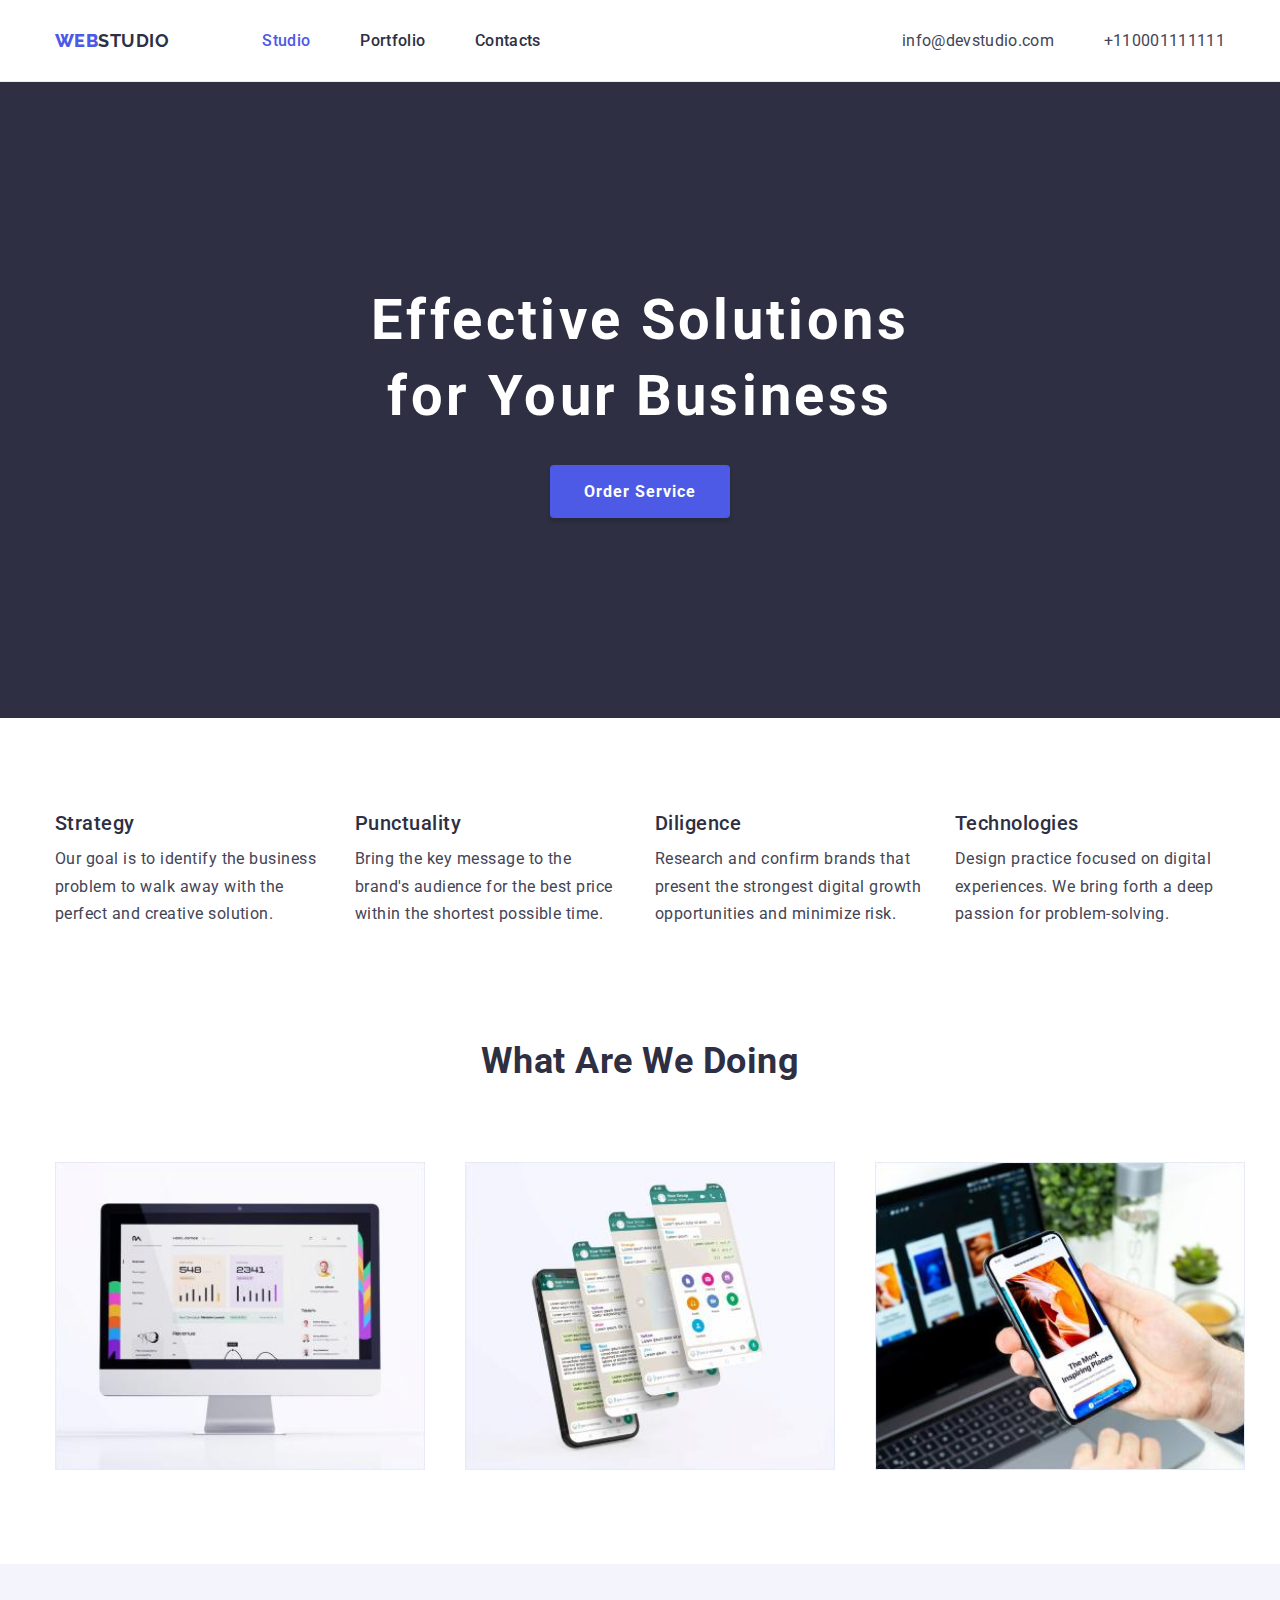
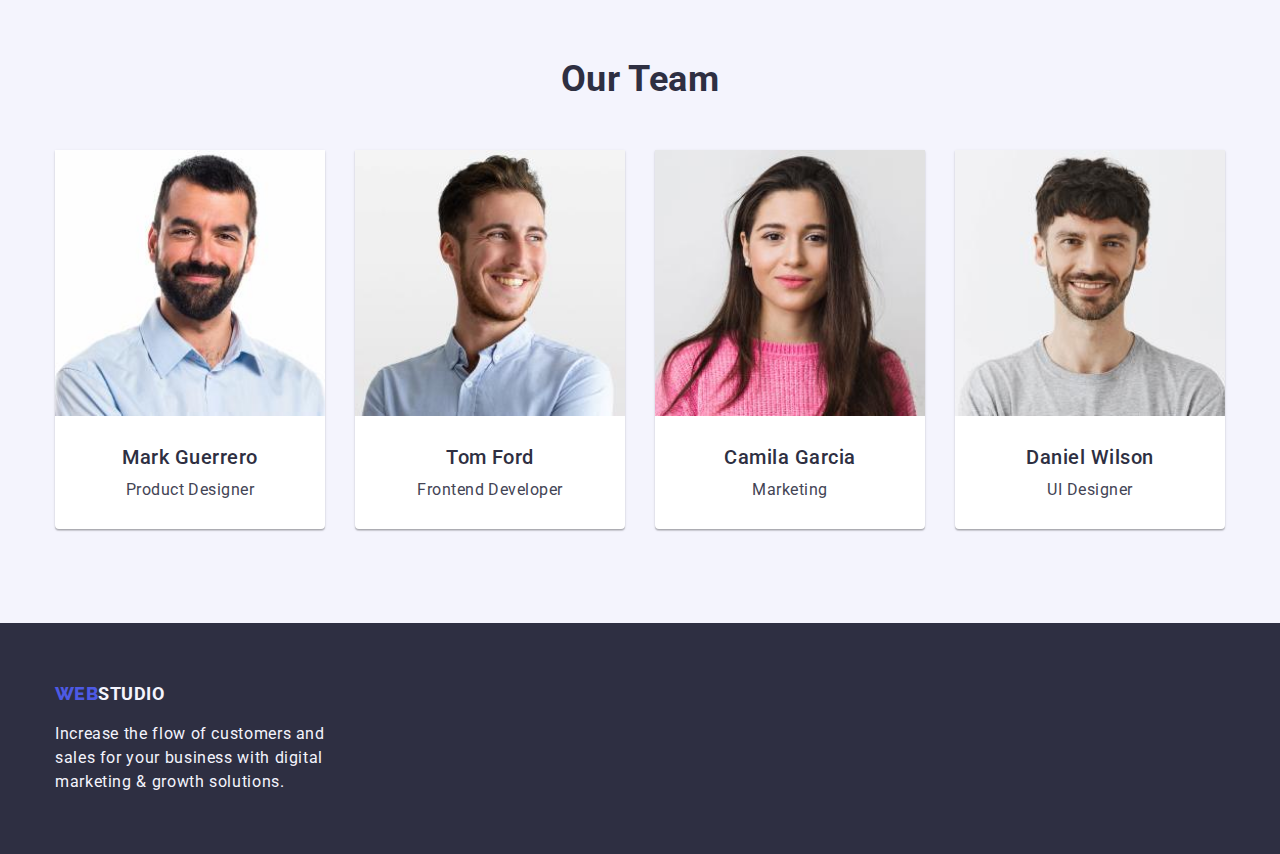
<file: index.html>
<!DOCTYPE html>
<html lang="en">
  <head>
    <meta charset="UTF-8" />
    <meta name="viewport" content="width=device-width, initial-scale=1.0" />
    <link
      rel="stylesheet"
      href="https://cdnjs.cloudflare.com/ajax/libs/modern-normalize/1.0.0/modern-normalize.min.css"
    />
    <link rel="preconnect" href="https://fonts.googleapis.com" />
    <link rel="preconnect" href="https://fonts.gstatic.com" crossorigin />
    <link rel="stylesheet" href="./css/styles.css" />
    <link
      href="https://fonts.googleapis.com/css2?family=Raleway:wght@800&family=Roboto:wght@400;500;700;900&display=swap"
      rel="stylesheet"
    />
    <title>Studio</title>
  </head>
  <body>
    <header class="page-header">
      <div class="container menu">
        <nav class="navigation">
          <a
            class="logo-link"
            href="./index.html"
            rel="noreferrer noopener"
            title="logo-link"
          >
            <span class="logo">WEB</span><span class="studio">STUDIO</span>
          </a>
          <ul class="nav-menu list">
            <li class="item">
              <a
                class="page current link"
                href="./index.html"
                target="_self"
                rel="noreferrer noopener"
                title="portfolio"
                >Studio</a
              >
            </li>
            <li class="item">
              <a
                class="page link"
                href="./portfolio.html"
                target="_self"
                rel="noreferrer noopener"
                title="portfolio"
                >Portfolio</a
              >
            </li>
            <li class="item">
              <a class="page link" href="./index.html">Contacts</a>
            </li>
          </ul>
        </nav>

        <ul class="contacts-menu list">
          <li class="item">
            <a class="contact link" href="mailto:info@devstudio.com"
              >info@devstudio.com</a
            >
          </li>
          <li class="item">
            <a class="contact link" href="tel:+110001111111">+110001111111</a>
          </li>
        </ul>
      </div>
    </header>

    <main>
      <!--section 1-->
      <section class="hero bg-hero">
        <div class="container">
          <h1 class="hero-title">
            Effective Solutions
            <br />
            for Your Business
          </h1>
          <button type="button" class="button primary">Order Service</button>
        </div>
      </section>

      <!--section 2-->
      <section class="section">
        <div class="container">
          <ul class="benefits list">
            <li class="item">
              <h3 class="title">Strategy</h3>
              <p class="description">
                Our goal is to identify the business<br />problem to walk away
                with the<br />perfect and creative solution.
              </p>
            </li>
            <li class="item">
              <h3 class="title">Punctuality</h3>
              <p class="description">
                Bring the key message to the<br />brand's audience for the best
                price<br />within the shortest possible time.
              </p>
            </li>
            <li class="item">
              <h3 class="title">Diligence</h3>
              <p class="description">
                Research and confirm brands that<br />present the strongest
                digital growth<br />opportunities and minimize risk.
              </p>
            </li>
            <li class="item">
              <h3 class="title">Technologies</h3>
              <p class="description">
                Design practice focused on digital<br />experiences. We bring
                forth a deep<br />passion for problem-solving.
              </p>
            </li>
          </ul>
        </div>
      </section>
      <br />

      <!--Seection 3-->
      <section class="section no-top-padding">
        <div class="container">
          <h2 class="section-title">What Are We Doing</h2>
          <ul class="what-we-do list">
            <li class="item">
              <img
                src="./images/what-we-do-1.jpg"
                alt="computer"
                width="370"
                height="294"
                class="image"
              />
            </li>
            <li class="item">
              <img
                src="./images/what-we-do-2.jpg"
                alt="mobile"
                width="370"
                height="294"
                class="image"
              />
            </li>
            <li class="item">
              <img
                src="./images/what-we-do-3.jpg"
                alt="computer-mobile"
                width="370"
                height="294"
                class="image"
              />
            </li>
          </ul>
        </div>
      </section>

      <!--Seection 4-->
      <section class="section bg-team">
        <div class="container">
          <h2 class="section-title">Our Team</h2>
          <ul class="team list">
            <li class="item">
              <img
                src="./images/our-team-1.jpg"
                alt="mark-guerrero"
                width="270"
                height="260"
                class="image"
              />
              <h3 class="name">Mark Guerrero</h3>
              <p class="position">Product Designer</p>
            </li>
            <li class="item">
              <img
                src="./images/our-team-2.jpg"
                alt="tom-ford"
                width="270"
                height="260"
                class="image"
              />
              <h3 class="name">Tom Ford</h3>
              <p class="position">Frontend Developer</p>
            </li>
            <li class="item">
              <img
                src="./images/our-team-3.jpg"
                alt="camila-garcia"
                width="270"
                height="260"
                class="image"
              />
              <h3 class="name">Camila Garcia</h3>
              <p class="position">Marketing</p>
            </li>
            <li class="item">
              <img
                src="./images/our-team-4.jpg"
                alt="daniel-wilson"
                width="270"
                height="260"
                class="image"
              />
              <h3 class="name">Daniel Wilson</h3>
              <p class="position">UI Designer</p>
            </li>
          </ul>
        </div>
      </section>
    </main>

    <footer class="page-footer bg-footer">
      <div class="container">
        <a
          class="logo-link footer"
          href="./index.html"
          rel="noreferrer noopener"
          title="logo-link"
        >
          <span class="logo">WEB</span><span class="studio-2">STUDIO</span>
        </a>
        <p class="footer-description">
          Increase the flow of customers and<br />sales for your business with
          digital<br />marketing & growth solutions.
        </p>
      </div>
    </footer>
  </body>
</html>
</file>
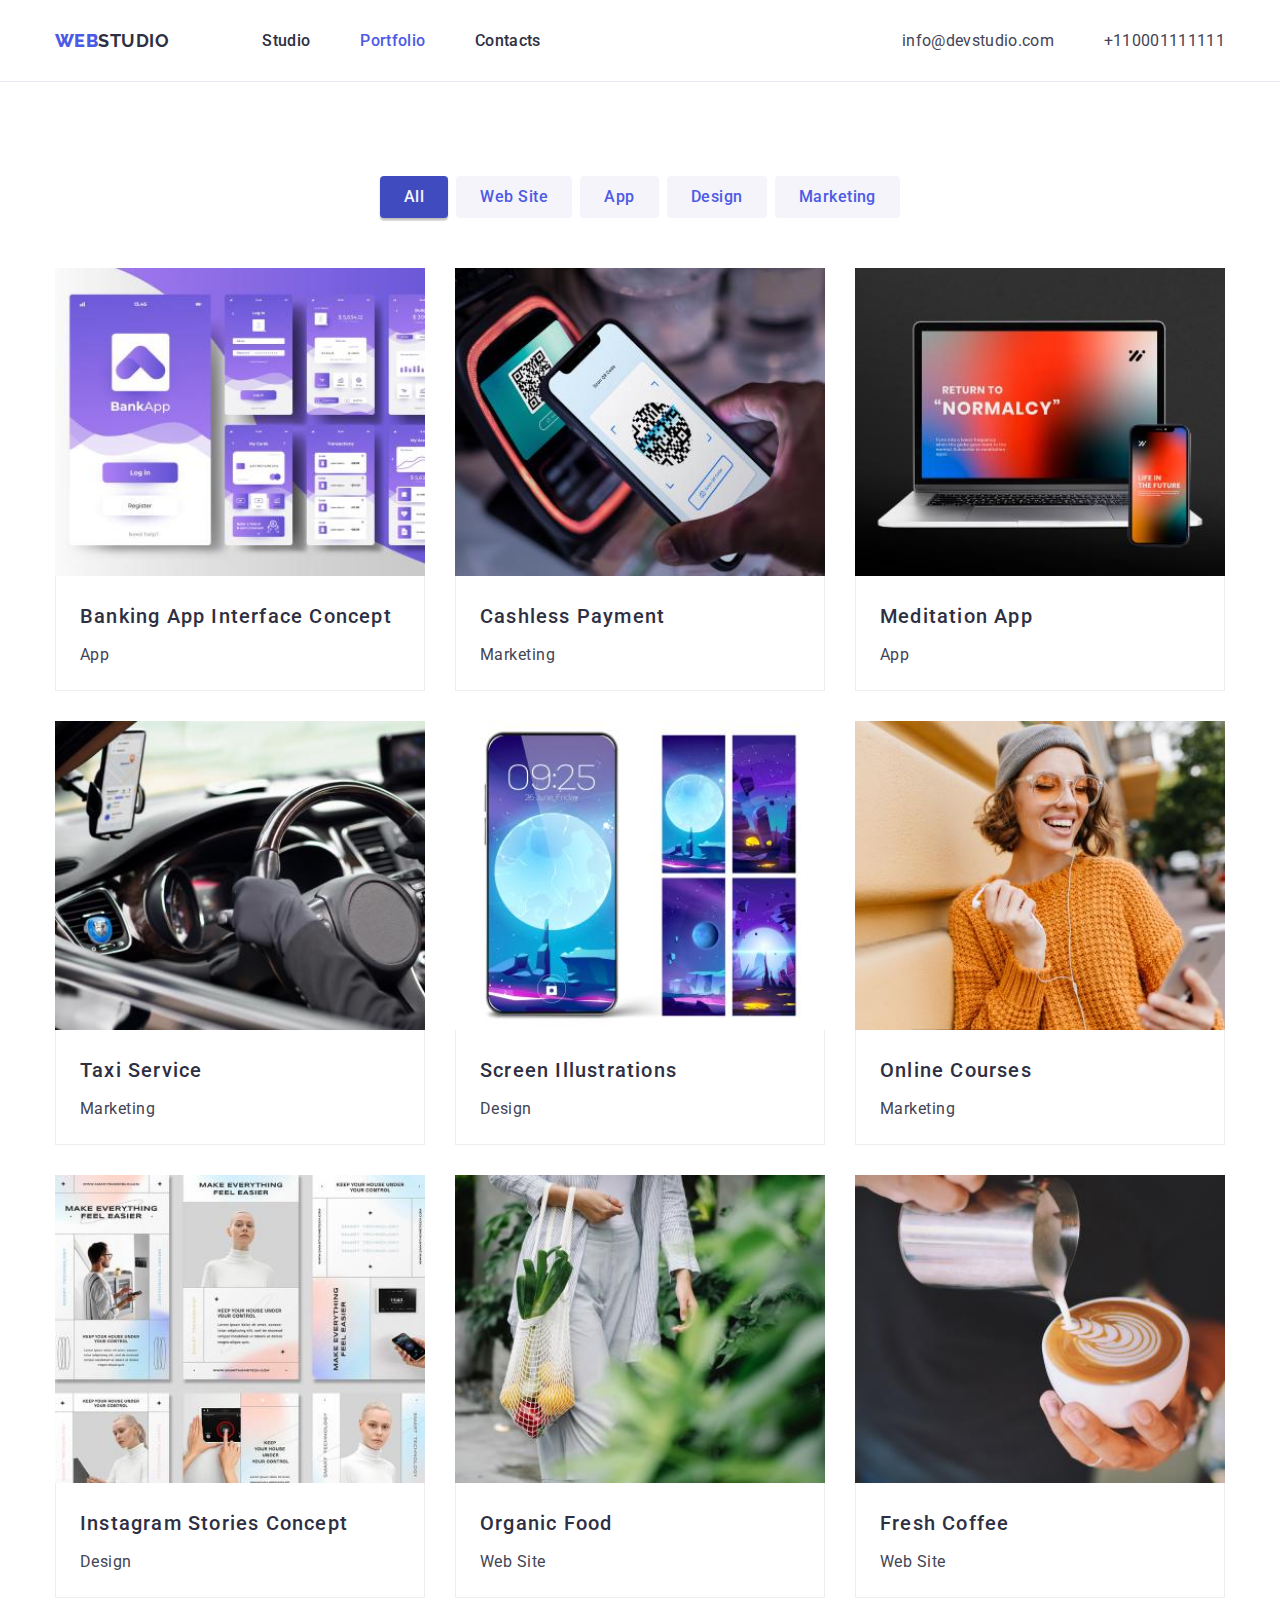
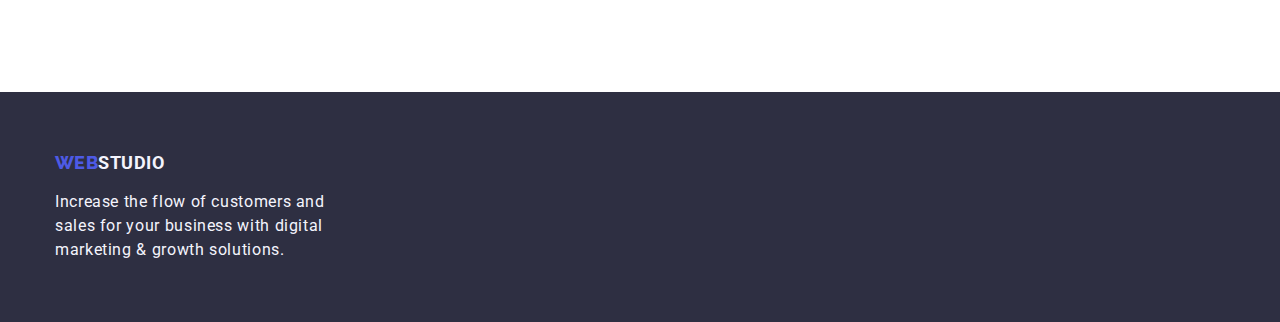
<file: portfolio.html>
<!DOCTYPE html>
<html lang="en">
  <head>
    <meta charset="UTF-8" />
    <meta name="viewport" content="width=device-width, initial-scale=1.0" />
    <link
      rel="stylesheet"
      href="https://cdnjs.cloudflare.com/ajax/libs/modern-normalize/1.0.0/modern-normalize.min.css"
    />
    <link rel="preconnect" href="https://fonts.googleapis.com" />
    <link rel="preconnect" href="https://fonts.gstatic.com" crossorigin />
    <link rel="stylesheet" href="./css/styles.css" />
    <link
      href="https://fonts.googleapis.com/css2?family=Raleway:wght@800&family=Roboto:wght@400;500;700;900&display=swap"
      rel="stylesheet"
    />
    <title>Portfolio</title>
  </head>
  <body>
    <header class="page-header">
      <div class="container menu">
        <nav class="navigation">
          <a
            class="logo-link"
            href="./index.html"
            rel="noreferrer noopener"
            title="logo-link"
          >
            <span class="logo">WEB</span><span class="studio">STUDIO</span>
          </a>
          <ul class="nav-menu list">
            <li class="item">
              <a
                class="page link"
                href="./index.html"
                target="_self"
                rel="noreferrer noopener"
                title="portfolio"
                >Studio</a
              >
            </li>
            <li class="item">
              <a
                class="page current link"
                href="./portfolio.html"
                target="_self"
                rel="noreferrer noopener"
                title="portfolio"
                >Portfolio</a
              >
            </li>
            <li class="item">
              <a class="page link" href="./index.html">Contacts</a>
            </li>
          </ul>
        </nav>

        <ul class="contacts-menu list">
          <li class="item">
            <a class="contact link" href="mailto:info@devstudio.com"
              >info@devstudio.com</a
            >
          </li>
          <li class="item">
            <a class="contact link" href="tel:+110001111111">+110001111111</a>
          </li>
        </ul>
      </div>
    </header>

    <!-- main -->
    <main>
      <!-- section 1 filter -->
      <section class="section">
        <div class="container">
          <ul class="filters list">
            <li class="space">
              <button type="button" class="button filter current">All</button>
            </li>
            <li class="space">
              <button type="button" class="button filter">Web Site</button>
            </li>
            <li class="space">
              <button type="button" class="button filter">App</button>
            </li>
            <li class="space">
              <button type="button" class="button filter">Design</button>
            </li>
            <li class="space">
              <button type="button" class="button filter">Marketing</button>
            </li>
          </ul>

          <!-- 2nd part - options -->
          <ul class="projects list">
            <li class="project-card">
              <a href="#" class="project link">
                <img
                  src="./images/row-1-project-1.jpg"
                  alt="banking-app"
                  width="370"
                  height="294"
                  class="image"
                />
                <div class="substrate">
                  <h2 class="name">Banking App Interface Concept</h2>
                  <p class="type">App</p>
                </div>
              </a>
            </li>
            <li class="project-card">
              <a href="#" class="project link">
                <img
                  src="./images/row-1-project-2.jpg"
                  alt="cashless-payment"
                  width="370"
                  height="294"
                  class="image"
                />
                <div class="substrate">
                  <h2 class="name">Cashless Payment</h2>
                  <p class="type">Marketing</p>
                </div>
              </a>
            </li>
            <li class="project-card">
              <a href="#" class="project link">
                <img
                  src="./images/row-1-project-3.jpg"
                  alt="meditation-app"
                  width="370"
                  height="294"
                  class="image"
                />
                <div class="substrate">
                  <h2 class="name">Meditation App</h2>
                  <p class="type">App</p>
                </div>
              </a>
            </li>

            <li class="project-card">
              <a href="#" class="project link">
                <img
                  src="./images/row-2-project-1.jpg"
                  alt="taxi-service"
                  width="370"
                  height="294"
                  class="image"
                />
                <div class="substrate">
                  <h2 class="name">Taxi Service</h2>
                  <p class="type">Marketing</p>
                </div>
              </a>
            </li>
            <li class="project-card">
              <a href="#" class="project link">
                <img
                  src="./images/row-2-project-2.jpg"
                  alt="screen-illustrations"
                  width="370"
                  height="294"
                  class="image"
                />
                <div class="substrate">
                  <h2 class="name">Screen Illustrations</h2>
                  <p class="type">Design</p>
                </div>
              </a>
            </li>
            <li class="project-card">
              <a href="#" class="project link">
                <img
                  src="./images/row-2-project-3.jpg"
                  alt="online-courses"
                  width="370"
                  height="294"
                  class="image"
                />
                <div class="substrate">
                  <h2 class="name">Online Courses</h2>
                  <p class="type">Marketing</p>
                </div>
              </a>
            </li>

            <li class="project-card">
              <a href="#" class="project link">
                <img
                  src="./images/row-3-project-1.jpg"
                  alt="instagram-stories-concept"
                  width="370"
                  height="294"
                  class="image"
                />
                <div class="substrate">
                  <h2 class="name">Instagram Stories Concept</h2>
                  <p class="type">Design</p>
                </div>
              </a>
            </li>
            <li class="project-card">
              <a href="#" class="project link">
                <img
                  src="./images/row-3-project-2.jpg"
                  alt="organic-food"
                  width="370"
                  height="294"
                  class="image"
                />
                <div class="substrate">
                  <h2 class="name">Organic Food</h2>
                  <p class="type">Web Site</p>
                </div>
              </a>
            </li>
            <li class="project-card">
              <a href="#" class="project link">
                <img
                  src="./images/row-3-project-3.jpg"
                  alt="fresh-coffee"
                  width="370"
                  height="294"
                  class="image"
                />
                <div class="substrate">
                  <h2 class="name">Fresh Coffee</h2>
                  <p class="type">Web Site</p>
                </div>
              </a>
            </li>
          </ul>
        </div>
      </section>
    </main>

    <footer class="page-footer bg-footer">
      <div class="container">
        <a
          class="logo-link footer"
          href="./index.html"
          rel="noreferrer noopener"
          title="logo-link"
        >
          <span class="logo">WEB</span><span class="studio-2">STUDIO</span>
        </a>
        <p class="footer-description">
          Increase the flow of customers and<br />sales for your business with
          digital<br />marketing & growth solutions.
        </p>
      </div>
    </footer>
  </body>
</html>
</file>
<file: css/styles.css>
:root {
  --iris: #4d5ae5;
  --navyblue: #2e2f42;
  --ocean: #404bbf;
  --slate: #434455;
  --cloud: #f4f4fd;
  --cornflower: #e7e9fc;
}

p,
h1,
h2,
h3,
h4,
h5,
h6 {
  margin: 0;
}

html {
  box-sizing: border-box;
}

*,
*::before,
*::after {
  box-sizing: inherit;
}

img {
  display: block;
  max-width: 100%;
  height: auto;
}

.link {
  text-decoration: none;
  color: inherit;
}

.page-header {
  border-bottom: 1px solid var(--cornflower, #e7e9fc);
}

/* 
.container.menu {
  display: flex;
  align-items: center;
} */

.logo-link {
  font-size: 0;
  text-decoration: none;
}

.logo-link.footer {
  margin-bottom: 20px;
}

.logo-link > span {
  font-size: 18px;
}

.logo,
.studio {
  display: inline-block;

  color: var(--iris);
  font-family: "Raleway", sans-serif;
  font-weight: 800;
  line-height: 1.2;
}

.studio,
.studio-2 {
  color: var(--navyblue);
  font-weight: 700;
}

.list {
  list-style-type: none;
  padding: 0;
  margin: 0;
}

.nav-menu {
  margin-left: 93px;
}

/* .nav-menu.list {
  margin: 24px;

  display: inline-flex;
  align-items: center;
  width: 261px;
  height: 24px;
  gap: 40px;
} */

.nav-menu .page,
.contacts-menu .contact {
  display: block;
  padding-top: 32px;
  padding-bottom: 31px;

  color: var(--navyblue);
  text-decoration: none;
  font-weight: 500;
  font-size: 16px;
  line-height: 1.14;
  letter-spacing: 0.02em;
}

.contacts-menu .contact {
  color: var(--slate);
  font-weight: 400;
}

.nav-menu .page:hover,
.nav-menu .page:focus,
.nav-menu .page.current,
.contacts-menu .contact:hover,
.contacts-menu .contact:focus {
  color: var(--iris);
}

/* .contacts-menu.list {
  display: flex;
  justify-content: flex-end;
  align-items: center;
  align-content: flex-end;
  gap: 40px;
  margin-left: auto;
} */
/* 
.contact.link {
  color: var(--slate);
  text-decoration: none;
  font-weight: 500;
  font-size: 14px;
  line-height: 1.14;
  letter-spacing: 0.02em;
  text-decoration: none;
} */

body {
  color: var(--slate);
  font-family: "Roboto", sans-serif;
  font-size: 16px;
  letter-spacing: 0.03em;
}

.section {
  padding-top: 94px;
  padding-bottom: 94px;
}

.container {
  width: 1200px;
  padding: 0 15px;
  margin: 0 auto;
}

.menu,
.navigation,
.nav-menu,
.contacts-menu {
  display: flex;
  align-items: center;
}

.contacts-menu {
  margin-left: auto;
}

.nav-menu .item:not(:last-child),
.contacts-menu .item:not(:last-child) {
  margin-right: 50px;
}

.hero {
  padding-top: 200px;
  padding-bottom: 200px;
  text-align: center;
}

.bg-hero {
  background-color: var(--navyblue);
}

/* .hero .container {
  display: flex;
  flex-direction: column;
  justify-content: center;
  align-items: center;
  width: 1440px;
  height: 600px;
  flex-shrink: 0;
  padding: 0;

  background: var(--navyblue);
} */

.hero-title {
  margin-bottom: 30px;

  color: white;
  font-size: 56px;
  font-weight: 700;
  line-height: 1.36;
  letter-spacing: 0.06em;
}

.button {
  border-color: transparent;
  font-family: inherit;
  letter-spacing: 0.03em;
  cursor: pointer;
  border-radius: 4px;
  font-size: 16px;
}

.button.primary {
  padding: 10px 32px;
  box-shadow: 0px 4px 4px 0px rgba(0, 0, 0, 0.15);

  color: white;
  background-color: var(--iris);
  font-weight: 700;
  line-height: 1.87;
  letter-spacing: 0.06em;
}

.button.primary:hover,
.button.primary:focus {
  background: var(--ocean);
}

.benefits {
  display: flex;
  flex-wrap: wrap;
  margin-left: -30px;
  margin-top: -30px;
}

.benefits .item {
  flex-basis: calc(100% / 4 - 30px);
  margin-left: 30px;
  margin-top: 30px;
}

/* .benefits.list {
  display: flex;
  justify-content: center;
  align-content: space-evenly;
  align-items: flex-start;
} */

.benefits .title {
  margin-bottom: 10px;
  color: var(--navyblue);
  font-weight: 500;
  font-size: 20px;
  line-height: 1.14;
}

.benefits .description {
  color: var(--slate);
  line-height: 1.71;
  font-size: 16px;
  font-weight: 400;
}

/* Section 3 */
.section-title {
  margin-bottom: 50px;

  color: var(--navyblue);
  text-align: center;
  font-size: 36px;
  font-weight: 700;
  line-height: 1.17;
}

.what-we-do {
  display: flex;
  flex-wrap: wrap;
  margin-left: -30px;
  margin-right: -30px;
}

.what-we-do .item {
  flex-basis: calc(100% / 3 - 30px);
  margin-left: 30px;
  margin-top: 30px;
}

.section.no-top-padding {
  padding-top: 0;
}

.bg-team {
  background-color: var(--cloud);
}

.team {
  display: flex;
  flex-wrap: wrap;
  margin-left: -30px;
  margin-top: -30px;
}

.team.list .item {
  margin-left: 30px;
  margin-top: 30px;
  flex-basis: calc(100% / 4 - 30px);
}

.team .item {
  padding-bottom: 30px;
  background-color: white;
  border-radius: 0px 0px 4px 4px;
  box-shadow: 0px 1px 3px rgba(0, 0, 0, 0.12), 0px 1px 1px rgba(0, 0, 0, 0.14),
    0px 2px 1px rgba(0, 0, 0, 0.12);
}

.team .name,
.team .position {
  font-size: 16px;
  line-height: 1.19;
  text-align: center;
}

.team .name {
  margin-top: 30px;
  margin-bottom: 10px;
  font-size: 20px;
  font-weight: 500;
  color: var(--navyblue);
}

.substrate {
  background-color: white;
  padding: 20px 24px;
  border: 1px solid #eeeeee;
  border-top: 0;
}

/* .team .position {
  margin-top: 8px;

  color: var(--slate);
} */

.page-footer {
  padding-top: 60px;
  padding-bottom: 60px;
}

.page-footer.bg-footer {
  background-color: var(--navyblue);
}

.page-footer.bg-footer .studio-2 {
  color: var(--cloud);
}

.page-footer.bg-footer .footer-description {
  color: var(--cloud);
  line-height: 1.5;
  font-size: 16px;
  letter-spacing: 0.04em;
  padding-top: 17px;
}

/* .page-footer.bg-footer-2 .studio-2 {
  color: var(--cloud);
} */

/* .page-footer.bg-footer-2 .footer-description {
  margin-top: 10px;

  color: var(--cloud);
  line-height: 1.5;
} */

.filters {
  display: flex;
  justify-content: center;
  margin-bottom: 50px;
}

.filters .space + .space {
  margin-left: 8px;
}

/* .filters.list {
  margin: auto;
  margin-bottom: 50px;
  display: flex;
  justify-content: center;

  align-content: center;
  align-items: flex-start;
  flex-wrap: nowrap;
  width: 620px;
  height: 48px;
  gap: 24px;
} */

.button.filter {
  padding: 6px 22px;

  color: var(--iris);
  background-color: #f5f4fa;
  font-size: 16px;
  font-weight: 500;
  line-height: 1.62;

  text-align: center;
}

.button.filter:hover,
.button.filter:focus,
.button.filter.current {
  color: var(--cloud);
  background-color: var(--ocean);
  box-shadow: 0px 3px 1px rgba(0, 0, 0, 0.1), 0px 1px 2px rgba(0, 0, 0, 0.08),
    0px 2px 2px rgba(0, 0, 0, 0.12);
}

/* .project {
  text-decoration: none;
} */

.projects {
  display: flex;
  flex-wrap: wrap;
  margin-left: -30px;
  margin-top: -30px;
}

.project-card {
  flex-basis: calc(100% / 3 - 30px);
  margin-left: 30px;
  margin-top: 30px;
}

/* .projects.list > li {
  display: inline-block;
  justify-content: space-between;
  align-items: center;
  width: 360px;
  height: 420px;
  margin: 16px 6px;

  border: 1px solid var(--cornflower, #e7e9fc);
  background-color: var(--white, #fff);
} */

.project .name {
  margin-bottom: 4px;

  color: var(--navyblue);
  font-size: 20px;
  font-weight: 500;
  line-height: 2;
  letter-spacing: 0.06em;
}

.project .type {
  color: var(--slate);
  font-weight: 400;
  font-size: 16px;
  line-height: 1.87;
}
</file>
